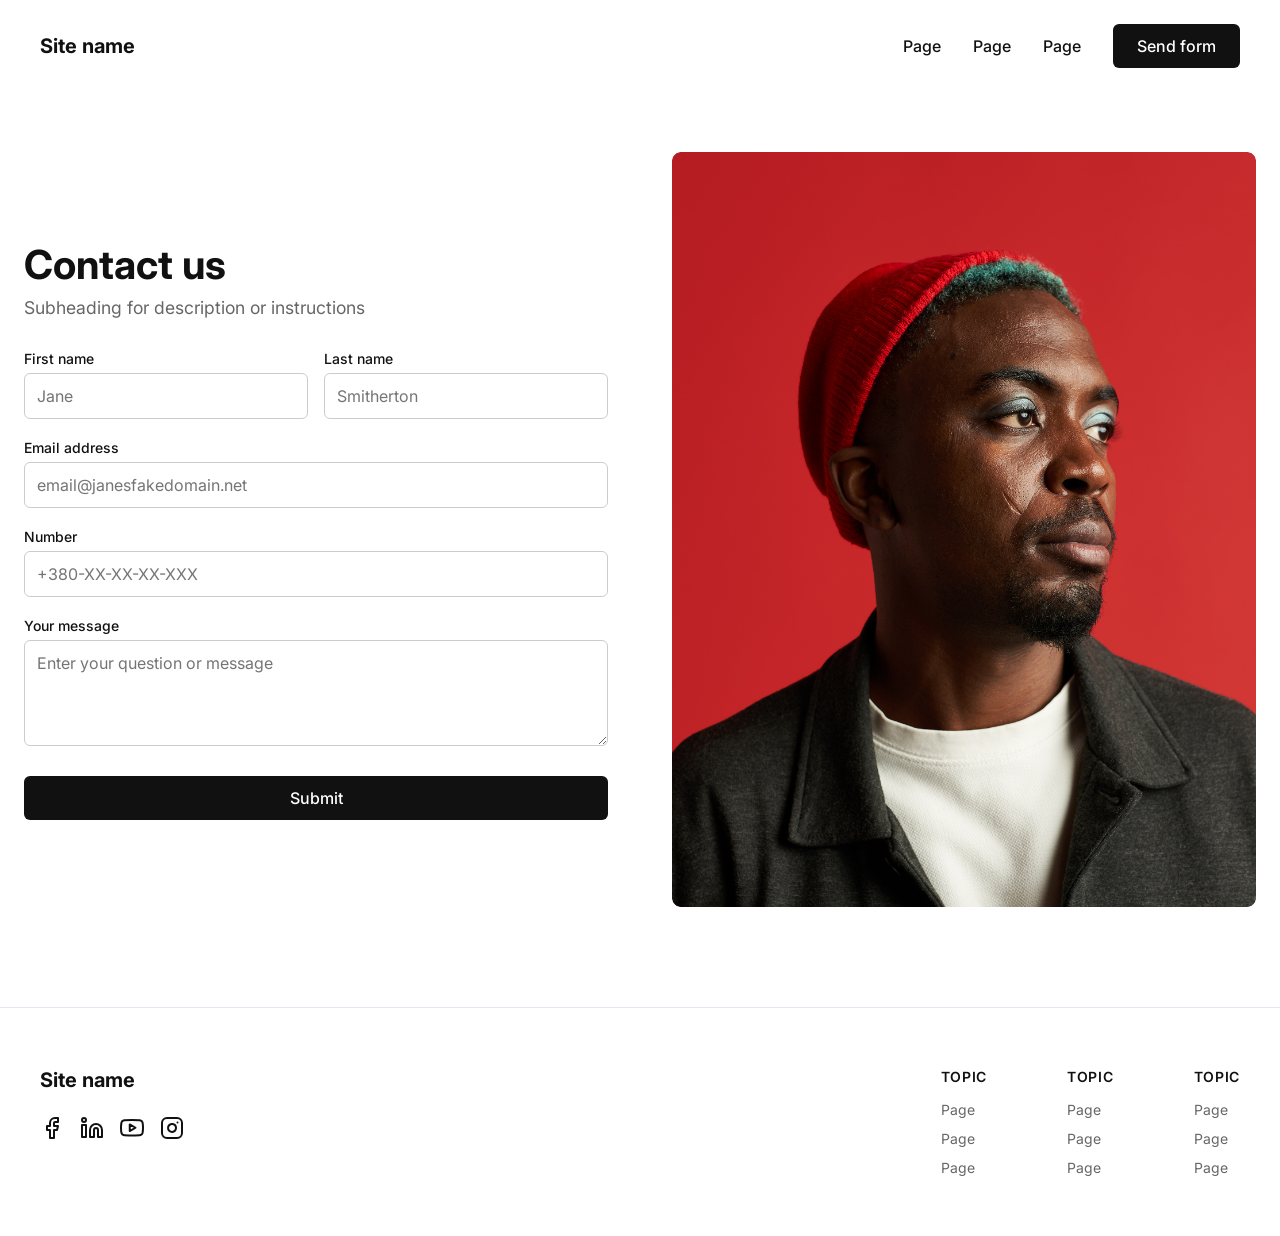
<file: contact.html>
<!DOCTYPE html>
<html lang="uk">
<head>
    <meta charset="UTF-8">
    <meta name="viewport" content="width=device-width, initial-scale=1.0">
    <title>Contact us - Зворотній зв'язок</title>
    <!-- Подключение шрифта Inter с Google Fonts (Исправлено) -->
    <link rel="preconnect" href="https://fonts.googleapis.com">
    <link rel="preconnect" href="https://fonts.gstatic.com" crossorigin>
    <link href="https://fonts.googleapis.com/css2?family=Inter:wght@400;500;600;700;800&display=swap" rel="stylesheet">
    <link rel="stylesheet" href="style.css">
</head>
<body>

    <!-- Шапка сайту -->
    <header class="header">
        <div class="logo">Site name</div>
        <nav class="nav-menu" id="navMenu">
            <button class="menu-close" id="menuClose">&times;</button>
            <a href="index.html">Page</a>
            <a href="#">Page</a>
            <a href="#">Page</a>
            <a href="contact.html" class="btn-header-link"><button class="btn-header">Send form</button></a>
        </nav>
        <button class="burger-btn" id="burgerBtn">
            <span></span>
            <span></span>
            <span></span>
        </button>
    </header>

    <main>
        <!-- Секція контактів -->
        <section class="contact-section">
            <div class="contact-container">
                <div class="contact-form-block">
                    <h2>Contact us</h2>
                    <p>Subheading for description or instructions</p>
                    
                  <form id="contactForm" class="contact-form">
    <div class="form-row">
        <div class="form-group">
            <label for="firstName">First name</label>
            <input type="text" id="firstName" placeholder="Jane" required>
        </div>
        <div class="form-group">
            <label for="lastName">Last name</label>
            <input type="text" id="lastName" placeholder="Smitherton" required>
        </div>
    </div>
    <div class="form-group">
        <label for="email">Email address</label>
        <input type="email" id="email" placeholder="email@janesfakedomain.net" required>
    </div>
    <!-- Нове поле для телефону з макету -->
    <div class="form-group">
        <label for="phone">Number</label>
        <input type="tel" id="phone" placeholder="+380-XX-XX-XX-XXX" required>
    </div>
    <div class="form-group">
        <label for="message">Your message</label>
        <textarea id="message" rows="4" placeholder="Enter your question or message" required></textarea>
    </div>
    <button type="submit" class="btn-submit">Submit</button>
</form>

                </div>
                
                <div class="contact-image-block">
                    <img src="Hero Image.png" alt="Contact person" class="contact-man-img">
                </div>
            </div>
        </section>
    </main>

    <!-- Підвал сайту (Теперь с рабочими встроенными SVG-иконками) -->
    <footer class="footer">
        <div class="footer-container">
            <div class="footer-brand-block">
                <div class="logo">Site name</div>
                <div class="social-icons">
                    <!-- Facebook -->
                    <a href="#" class="social-link">
                        <svg width="24" height="24" viewBox="0 0 24 24" fill="none" stroke="currentColor" stroke-width="2" stroke-linecap="round" stroke-linejoin="round"><path d="M18 2h-3a5 5 0 0 0-5 5v3H7v4h3v8h4v-8h3l1-4h-4V7a1 1 0 0 1 1-1h3z"></path></svg>
                    </a>
                    <!-- LinkedIn -->
                    <a href="#" class="social-link">
                        <svg width="24" height="24" viewBox="0 0 24 24" fill="none" stroke="currentColor" stroke-width="2" stroke-linecap="round" stroke-linejoin="round"><path d="M16 8a6 6 0 0 1 6 6v7h-4v-7a2 2 0 0 0-2-2 2 2 0 0 0-2 2v7h-4v-7a6 6 0 0 1 6-6z"></path><rect x="2" y="9" width="4" height="12"></rect><circle cx="4" cy="4" r="2"></circle></svg>
                    </a>
                    <!-- YouTube -->
                    <a href="#" class="social-link">
                        <svg width="24" height="24" viewBox="0 0 24 24" fill="none" stroke="currentColor" stroke-width="2" stroke-linecap="round" stroke-linejoin="round"><path d="M22.54 6.42a2.78 2.78 0 0 0-1.94-2C18.88 4 12 4 12 4s-6.88 0-8.6.46a2.78 2.78 0 0 0-1.94 2A29 29 0 0 0 1 11.75a29 29 0 0 0 .46 5.33A2.78 2.78 0 0 0 3.4 19c1.72.46 8.6.46 8.6.46s6.88 0 8.6-.46a2.78 2.78 0 0 0 1.94-2 29 29 0 0 0 .46-5.25 29 29 0 0 0-.46-5.33z"></path><polygon points="9.75 15.02 15.5 11.75 9.75 8.48 9.75 15.02"></polygon></svg>
                    </a>
                    <!-- Instagram -->
                    <a href="#" class="social-link">
                        <svg width="24" height="24" viewBox="0 0 24 24" fill="none" stroke="currentColor" stroke-width="2" stroke-linecap="round" stroke-linejoin="round"><rect x="2" y="2" width="20" height="20" rx="5" ry="5"></rect><path d="M16 11.37A4 4 0 1 1 12.63 8 4 4 0 0 1 16 11.37z"></path><line x1="17.5" y1="6.5" x2="17.51" y2="6.5"></line></svg>
                    </a>
                </div>
            </div>
            
            <div class="footer-links-grid">
                <div class="footer-col">
                    <h4>Topic</h4>
                    <a href="#">Page</a><a href="#">Page</a><a href="#">Page</a>
                </div>
                <div class="footer-col">
                    <h4>Topic</h4>
                    <a href="#">Page</a><a href="#">Page</a><a href="#">Page</a>
                </div>
                <div class="footer-col">
                    <h4>Topic</h4>
                    <a href="#">Page</a><a href="#">Page</a><a href="#">Page</a>
                </div>
            </div>
        </div>
    </footer>

    <script src="script.js"></script>
</body>
</html>
</file>
<file: style.css>
/* =======================================================
   1. ОБЩИЕ СТИЛИ И СБРОС (RESET) — ЦВЕТА ИЗ МАКЕТА
   ======================================================= */
* {
  margin: 0;
  padding: 0;
  box-sizing: border-box;
}

body {
  font-family: 'Inter', sans-serif;
  color: #111111; /* Глубокий темный цвет вместо чисто черного */
  background-color: #ffffff;
  overflow-x: hidden;
  -webkit-font-smoothing: antialiased;
  -moz-osx-font-smoothing: grayscale;
}

img {
  max-width: 100%;
  height: auto;
  display: block;
}

button {
  cursor: pointer;
  font-family: inherit;
  border: none;
  background: none;
}

/* Сброс подчеркивания для ссылок-кнопок */
.btn-header-link {
  text-decoration: none;
}

/* =======================================================
   2. ШАПКА САЙТА (HEADER)
   ======================================================= */
.header {
  display: flex;
  justify-content: space-between;
  align-items: center;
  padding: 24px 40px; /* Отступы по макету */
  background: #ffffff;
  width: 100%;
  position: relative;
  z-index: 100;
}

.logo {
  font-weight: 700;
  font-size: 1.25rem;
  color: #111111;
}

.nav-menu {
  display: flex;
  align-items: center;
  gap: 32px;
}

.nav-menu a {
  text-decoration: none;
  color: #111111;
  font-size: 1rem;
  font-weight: 500;
}

.btn-header, .btn-main, .btn-submit {
  background: #111111; /* Точный темный оттенок кнопок */
  color: #ffffff;
  padding: 12px 24px;
  border-radius: 6px;
  font-size: 1rem;
  font-weight: 500;
  transition: background 0.2s ease;
}

.btn-header:hover, .btn-main:hover, .btn-submit:hover {
  background: #333333;
}

/* Бургер-меню (по умолчанию скрыто) */
.burger-btn, .menu-close {
  display: none;
}

/* =======================================================
   3. ГЛАВНЫЙ ЭКРАН (HERO SECTION)
   ======================================================= */
.hero-section {
  display: flex;
  flex-direction: column;
  align-items: center;
  text-align: center;
  padding: 60px 0;
  width: 100%;
}

.hero-content {
  width: 100%;
  max-width: 800px;
  margin-bottom: 48px;
  padding: 0 24px;
}

.hero-content h1 {
  font-size: clamp(2.25rem, 5vw, 3.5rem); 
  font-weight: 800;
  line-height: 1.2;
  margin-bottom: 16px;
  letter-spacing: -0.02em;
  color: #111111;
}

.hero-content p {
  font-size: clamp(1.1rem, 2vw, 1.25rem);
  color: #666666; /* Дизайнерский серый цвет текста */
  margin-bottom: 24px;
}

.hero-image-container {
  width: 100%;
  max-width: 1280px; 
  padding: 0 24px;
}

.hero-img {
  width: 100%;
  height: auto;
  aspect-ratio: 2 / 1; 
  object-fit: cover;   
  border-radius: 8px;  
}

/* =======================================================
   4. СЕКЦИЯ ОТЗЫВОВ (REVIEWS)
   ======================================================= */
.reviews-section {
  padding: 100px 24px;
  max-width: 1280px;
  margin: 0 auto;
  text-align: center;
}

.reviews-section h2 {
  font-size: 2.5rem;
  font-weight: 700;
  margin-bottom: 8px;
  color: #111111;
}

.section-subtitle {
  color: #666666;
  margin-bottom: 48px;
  font-size: 1.1rem;
}

.reviews-grid {
  display: grid;
  grid-template-columns: repeat(3, 1fr);
  gap: 32px;
}

.review-card {
  background: #ffffff;
  padding: 24px;
  border-radius: 8px;
  text-align: left;
  display: flex;
  flex-direction: column;
  justify-content: space-between;
  border: 1px solid #e2e8f0; /* Легкая серая граница картки */
  box-shadow: 0px 4px 12px rgba(0, 0, 0, 0.02); /* Мягкая тень */
}

.review-text {
  font-size: 1.125rem;
  font-weight: 500;
  line-height: 1.4;
  margin-bottom: 24px;
  color: #111111;
}

.review-author {
  display: flex;
  align-items: center;
  gap: 12px;
}

.avatar-img {
  width: 40px;
  height: 40px;
  border-radius: 50%;
  object-fit: cover;
  background-color: #f3f4f6; /* Плейсхолдер, если фото грузится */
}

.review-author strong {
  font-size: 0.875rem;
  font-weight: 600;
  color: #111111;
}

.review-author span {
  font-size: 0.75rem;
  color: #666666;
}

/* =======================================================
   5. БЛОК КОНТАКТОВ (CONTACT SECTION)
   ======================================================= */
.contact-section {
  padding: 60px 24px 100px;
  max-width: 1280px;
  margin: 0 auto;
}

.contact-container {
  display: grid;
  grid-template-columns: 1fr 1fr;
  gap: 64px;
  align-items: center;
}

.contact-form-block h2 {
  font-size: 2.5rem;
  font-weight: 700;
  margin-bottom: 8px;
  color: #111111;
}

.contact-form-block p {
  color: #666666;
  margin-bottom: 32px;
  font-size: 1.1rem;
}

.contact-form {
  display: flex;
  flex-direction: column;
  gap: 20px;
}

.form-row {
  display: grid;
  grid-template-columns: 1fr 1fr;
  gap: 16px;
}

.form-group {
  display: flex;
  flex-direction: column;
  gap: 6px;
}

.form-group label {
  font-size: 0.875rem;
  font-weight: 500;
  color: #111111;
}

.form-group input,
.form-group textarea {
  width: 100%;
  padding: 12px;
  border: 1px solid #cccccc;
  border-radius: 6px;
  font-family: inherit;
  font-size: 1rem;
  color: #111111;
  outline: none;
  background-color: #ffffff;
  transition: border-color 0.2s ease;
}

.form-group input:focus,
.form-group textarea:focus {
  border-color: #111111;
}

.btn-submit {
  width: 100%;
  margin-top: 10px;
}

.contact-man-img {
  width: 100%;
  height: auto;
  border-radius: 8px;
  object-fit: cover;
}

/* =======================================================
   6. ПОДВАЛ САЙТА (FOOTER) — ЦВЕТА ИКОНОК ИЗ СЕТКИ FIGMA
   ======================================================= */
.footer {
  border-top: 1px solid #e2e8f0;
  padding: 60px 40px;
  background: #ffffff;
}

.footer-container {
  max-width: 1200px;
  margin: 0 auto;
  display: flex;
  justify-content: space-between;
  gap: 48px;
}

.footer-brand-block {
  display: flex;
  flex-direction: column;
  gap: 24px;
}

.social-icons {
  display: flex;
  gap: 16px;
}

/* Стилизация для встроенных SVG иконок */
.social-link {
  color: #111111; /* Черный цвет иконок из макета */
  display: inline-flex;
  align-items: center;
  justify-content: center;
  transition: color 0.2s ease;
}

.social-link:hover {
  color: #666666; /* Плавное изменение цвета при наведении */
}

.footer-links-grid {
  display: flex;
  gap: 80px;
}

.footer-col {
  display: flex;
  flex-direction: column;
  gap: 12px;
}

.footer-col h4 {
  font-size: 0.875rem;
  font-weight: 600;
  text-transform: uppercase;
  letter-spacing: 0.05em;
  margin-bottom: 4px;
  color: #111111;
}

.footer-col a {
  text-decoration: none;
  color: #666666;
  font-size: 0.875rem;
  transition: color 0.2s ease;
}

.footer-col a:hover {
  color: #111111;
}

/* =======================================================
   7. АДАПТИВНОСТЬ ПОД МОБИЛЬНЫЕ УСТРОЙСТВА
   ======================================================= */
@media (max-width: 992px) {
  .reviews-grid {
    grid-template-columns: 1fr;
    gap: 20px;
  }

  .contact-container {
    grid-template-columns: 1fr;
    gap: 40px;
  }

  .contact-image-block {
    order: -1; 
  }

  .footer-container {
    flex-direction: column;
    gap: 40px;
  }

  .footer-links-grid {
    gap: 40px;
    flex-wrap: wrap;
  }
}

@media (max-width: 768px) {
  .header {
    padding: 16px 24px;
  }

  .burger-btn {
    display: flex;
    flex-direction: column;
    justify-content: space-between;
    width: 24px;
    height: 18px;
  }
  
  .burger-btn span {
    display: block;
    width: 100%;
    height: 2px;
    background: #111111;
    border-radius: 2px;
  }

  /* Оновлене меню на весь екран з вирівнюванням по центру */
  .nav-menu {
    position: fixed;
    top: 0;
    right: -100%; 
    width: 100%;  /* Тепер на всю ширину як на макеті */
    height: 100vh; 
    background: #ffffff;
    flex-direction: column;
    align-items: center; /* Центруємо посилання по горизонталі */
    justify-content: flex-start;
    padding: 120px 24px 40px; 
    transition: right 0.3s ease; 
    z-index: 999;
  }

  .nav-menu.active {
    right: 0;
  }

  /* Посилання з лініями розділення за макетом */
  .nav-menu a {
    width: 100%;
    max-width: 400px; 
    text-align: center;
    padding: 16px 0;
    font-size: 1.25rem;
    font-weight: 500;
    border-bottom: 1px solid #e2e8f0; 
    color: #111111;
  }

  /* Прибираємо лінію у останнього посилання перед кнопкою */
  .nav-menu a:nth-last-of-type(1) {
    border-bottom: none;
    margin-bottom: 24px; 
  }

  .btn-header-link {
    width: auto;
    display: inline-block;
  }

  /* Великий хрестик у верхньому кутку */
  .menu-close {
    display: block;
    position: absolute;
    top: 24px;
    right: 40px;
    font-size: 2.5rem;
    color: #111111;
    line-height: 1;
  }

  .form-row {
    grid-template-columns: 1fr;
  }
}
/* Плавна поява тіні при наведенні на порожні посилання */
a[href="#"] {
  transition: box-shadow 0.3s ease, transform 0.3s ease;
}

a[href="#"]:hover {
  /* Додає акуратну м'яку тінь навколо посилання */
  box-shadow: 0px 4px 12px rgba(0, 0, 0, 0.1); 
  /* Необов'язково: робить легке підведення вгору, щоб тінь виглядала ефектніше */
  transform: translateY(-1px); 
  border-radius: 4px; /* Згладжує кути тіні, якщо посилання текстове */
}
</file>
